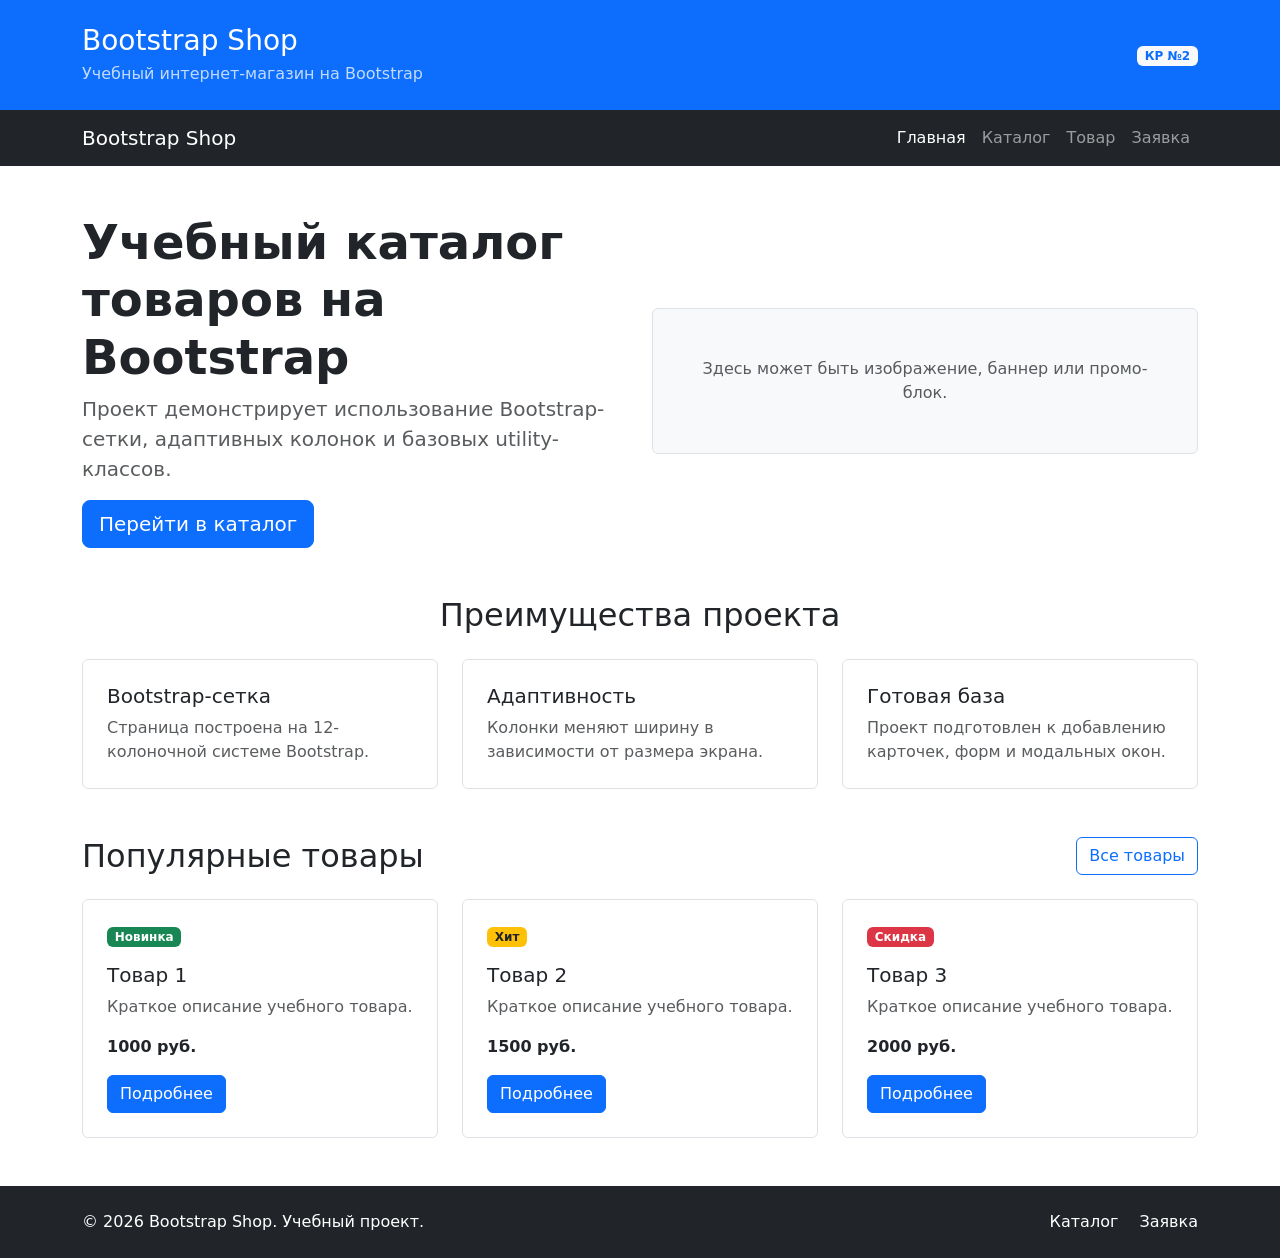
<file: index.html>
<!DOCTYPE html>
<html lang="ru">
<head>
    <meta charset="UTF-8">
    <meta name="viewport" content="width=device-width, initial-scale=1.0">
    <link
        href="https://cdn.jsdelivr.net/npm/bootstrap@5.3.3/dist/css/bootstrap.min.css"
        rel="stylesheet"
    >
    <link rel="stylesheet" href="css/custom.css">
    <title>Главная — Bootstrap Shop</title>
</head>
<body>
    <header class="bg-primary text-white py-4">
        <div class="container">
            <div class="row align-items-center">
            <div class="col-12 col-md-8">
                <h1 class="h3 mb-1">Bootstrap Shop</h1>
                <p class="mb-0 opacity-75">
                Учебный интернет-магазин на Bootstrap
                </p>
            </div>

            <div class="col-12 col-md-4 text-md-end mt-3 mt-md-0">
                <span class="badge bg-light text-primary">
                КР №2
                </span>
            </div>
            </div>
        </div>
    </header>
    <nav class="navbar navbar-expand-lg navbar-dark bg-dark">
        <div class="container">
            <a class="navbar-brand" href="index.html">Bootstrap Shop</a>

            <button
                class="navbar-toggler"
                type="button"
                data-bs-toggle="collapse"
                data-bs-target="#mainNavbar"
                aria-controls="mainNavbar"
                aria-expanded="false"
                aria-label="Переключить навигацию"
            >
                <span class="navbar-toggler-icon"></span>
            </button>

            <div class="collapse navbar-collapse" id="mainNavbar">
                <ul class="navbar-nav ms-auto">
                    <li class="nav-item">
                        <a class="nav-link active" aria-current="page" href="index.html">
                            Главная
                        </a>
                    </li>
                    <li class="nav-item">
                        <a class="nav-link" href="catalog.html">Каталог</a>
                    </li>
                    <li class="nav-item">
                        <a class="nav-link" href="product.html">Товар</a>
                    </li>
                    <li class="nav-item">
                        <a class="nav-link" href="order.html">Заявка</a>
                    </li>
                </ul>
            </div>
        </div>
    </nav>

    <main>
        <section class="container my-5">
            <div class="row align-items-center g-4">
                <div class="col-12 col-lg-6">
                    <h2 class="display-5 fw-bold">
                        Учебный каталог товаров на Bootstrap
                    </h2>
                    <p class="lead text-muted">
                        Проект демонстрирует использование Bootstrap-сетки,
                        адаптивных колонок и базовых utility-классов.
                    </p>
                    <a class="btn btn-primary btn-lg" href="catalog.html">
                        Перейти в каталог
                    </a>
                </div>

                <div class="col-12 col-lg-6">
                    <div class="p-5 bg-light border rounded text-center">
                        <p class="mb-0 text-muted">
                            Здесь может быть изображение, баннер или промо-блок.
                        </p>
                    </div>
                </div>
            </div>
        </section>

        <section class="container my-5">
            <h2 class="text-center mb-4">Преимущества проекта</h2>

                <div class="row g-4">
                    <div class="col-12 col-md-4">
                        <div class="p-4 border rounded h-100 bg-white">
                            <h3 class="h5">Bootstrap-сетка</h3>
                            <p class="mb-0 text-muted">
                                Страница построена на 12-колоночной системе Bootstrap.
                            </p>
                        </div>
                    </div>

                    <div class="col-12 col-md-4">
                        <div class="p-4 border rounded h-100 bg-white">
                            <h3 class="h5">Адаптивность</h3>
                            <p class="mb-0 text-muted">
                                Колонки меняют ширину в зависимости от размера экрана.
                            </p>
                        </div>
                    </div>

                    <div class="col-12 col-md-4">
                        <div class="p-4 border rounded h-100 bg-white">
                            <h3 class="h5">Готовая база</h3>
                            <p class="mb-0 text-muted">
                                Проект подготовлен к добавлению карточек, форм и модальных окон.
                            </p>
                        </div>
                    </div>
                </div>
        </section>

        <section class="container my-5">
            <div class="d-flex justify-content-between align-items-center mb-4">
                <h2 class="mb-0">Популярные товары</h2>
                <a class="btn btn-outline-primary" href="catalog.html">
                    Все товары
                </a>
            </div>

            <div class="row g-4">
                <div class="col-12 col-md-6 col-lg-4">
                    <div class="border rounded h-100 p-4">
                        <span class="badge bg-success mb-3">Новинка</span>
                        <h3 class="h5">Товар 1</h3>
                        <p class="text-muted">
                            Краткое описание учебного товара.
                        </p>
                        <p class="fw-bold mb-3">1000 руб.</p>
                        <a class="btn btn-primary" href="product.html">
                            Подробнее
                        </a>
                    </div>
                </div>

                <div class="col-12 col-md-6 col-lg-4">
                    <div class="border rounded h-100 p-4">
                        <span class="badge bg-warning text-dark mb-3">Хит</span>
                        <h3 class="h5">Товар 2</h3>
                        <p class="text-muted">
                            Краткое описание учебного товара.
                        </p>
                        <p class="fw-bold mb-3">1500 руб.</p>
                        <a class="btn btn-primary" href="product.html">
                            Подробнее
                        </a>
                    </div>
                </div>

                <div class="col-12 col-md-6 col-lg-4">
                    <div class="border rounded h-100 p-4">
                        <span class="badge bg-danger mb-3">Скидка</span>
                        <h3 class="h5">Товар 3</h3>
                        <p class="text-muted">
                            Краткое описание учебного товара.
                        </p>
                        <p class="fw-bold mb-3">2000 руб.</p>
                        <a class="btn btn-primary" href="product.html">
                            Подробнее
                        </a>
                    </div>
                </div>
            </div>
        </section>

    </main>

    <footer class="bg-dark text-white py-4 mt-5">
        <div class="container">
            <div class="row align-items-center g-3">
            <div class="col-12 col-md-6">
                <p class="mb-0">
                    &copy; 2026 Bootstrap Shop. Учебный проект.
                </p>
            </div>

            <div class="col-12 col-md-6 text-md-end">
                <a class="text-white text-decoration-none me-3" href="catalog.html">
                    Каталог
                </a>
                <a class="text-white text-decoration-none" href="order.html">
                    Заявка
                </a>
            </div>
            </div>
        </div>
    </footer>


    <script
        src="https://cdn.jsdelivr.net/npm/bootstrap@5.3.3/dist/js/bootstrap.bundle.min.js">
    </script>
</body>
</html>
</file>
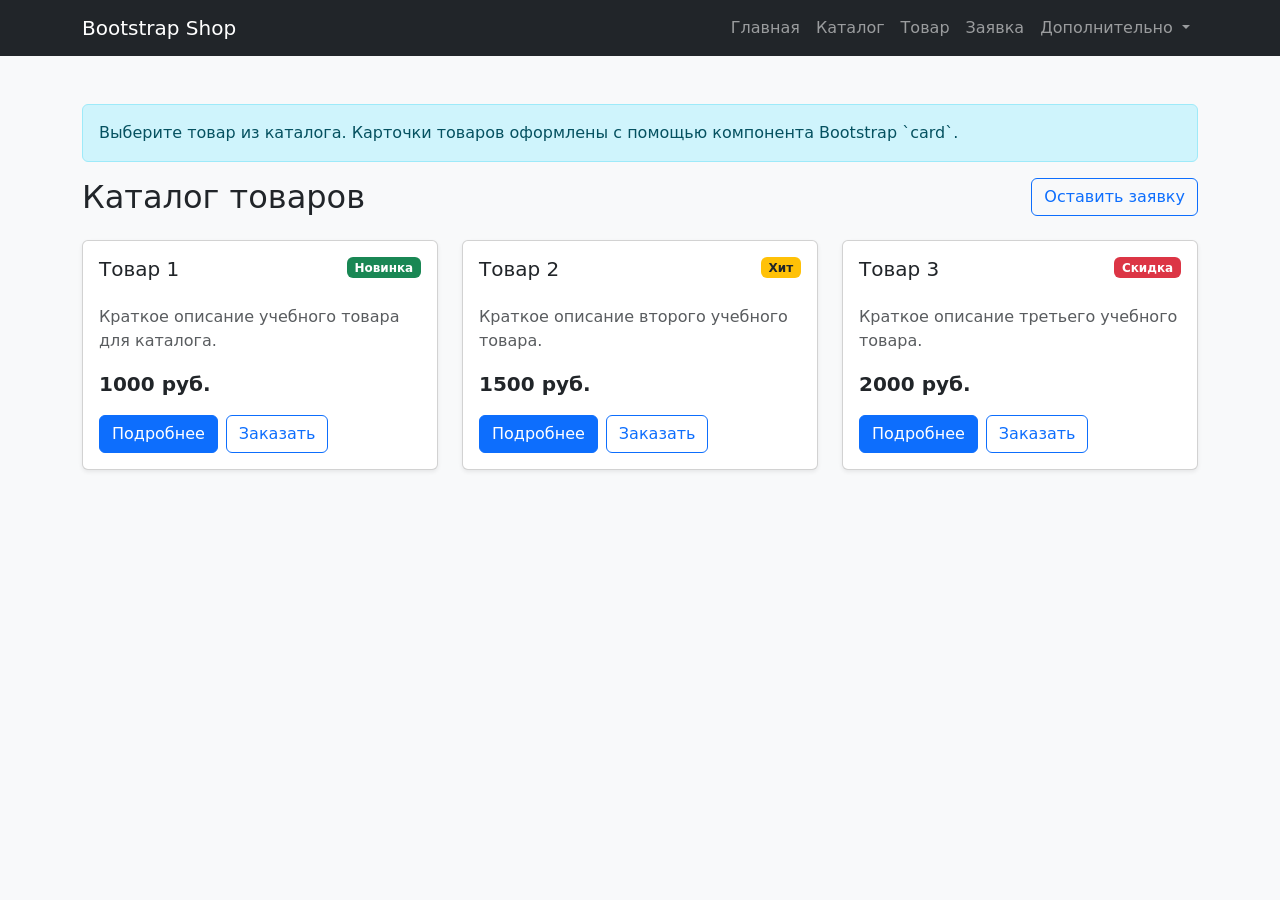
<file: catalog.html>
<!DOCTYPE html>
<html lang="ru">
<head>
    <meta charset="UTF-8">
    <meta name="viewport" content="width=device-width, initial-scale=1.0">
    <title>Каталог — Bootstrap Shop</title>

    <link
        href="https://cdn.jsdelivr.net/npm/bootstrap@5.3.8/dist/css/bootstrap.min.css"
        rel="stylesheet"
    >
    <link rel="stylesheet" href="css/custom.css">
</head>
<body class="bg-light">
    
    <nav class="navbar navbar-expand-lg navbar-dark bg-dark">
        <div class="container">
            <a class="navbar-brand" href="index.html">Bootstrap Shop</a>

            <button
                class="navbar-toggler"
                type="button"
                data-bs-toggle="collapse"
                data-bs-target="#mainNavbar"
                aria-controls="mainNavbar"
                aria-expanded="false"
                aria-label="Переключить навигацию"
            >
                <span class="navbar-toggler-icon"></span>
            </button>

            <div class="collapse navbar-collapse" id="mainNavbar">
                <ul class="navbar-nav ms-auto">
                    <li class="nav-item">
                        <a class="nav-link" href="index.html">Главная</a>
                    </li>

                    <li class="nav-item">
                        <a class="nav-link" href="catalog.html">Каталог</a>
                    </li>

                    <li class="nav-item">
                        <a class="nav-link" href="product.html">Товар</a>
                    </li>

                    <li class="nav-item">
                        <a class="nav-link" href="order.html">Заявка</a>
                    </li>

                    <li class="nav-item dropdown">
                        <a
                            class="nav-link dropdown-toggle"
                            href="#"
                            role="button"
                            data-bs-toggle="dropdown"
                            aria-expanded="false"
                        >
                            Дополнительно
                        </a>
                        <ul class="dropdown-menu">
                            <li><a class="dropdown-item" href="catalog.html">Все товары</a></li>
                            <li><a class="dropdown-item" href="order.html">Оформить заявку</a></li>
                            <li><a class="dropdown-item" href="index.html#popular">Популярное</a></li>
                        </ul>
                    </li>
                </ul>
            </div>
        </div>
    </nav>


    <main class="container my-5">
        <div class="alert alert-info" role="alert">
        Выберите товар из каталога. Карточки товаров оформлены с помощью компонента Bootstrap `card`.
        </div>

        <div class="d-flex justify-content-between align-items-center mb-4">
        <h1 class="h2 mb-0">Каталог товаров</h1>
        <a class="btn btn-outline-primary" href="order.html">
            Оставить заявку
        </a>
        </div>

        <div class="row g-4">
            <div class="col-12 col-md-6 col-lg-4">
                <div class="card h-100 shadow-sm">
                    <div class="card-body d-flex flex-column">
                        <div class="d-flex justify-content-between align-items-start mb-3">
                            <h2 class="card-title h5">Товар 1</h2>
                            <span class="badge bg-success">Новинка</span>
                        </div>

                        <p class="card-text text-muted">
                            Краткое описание учебного товара для каталога.
                        </p>

                        <p class="fw-bold fs-5 mt-auto">1000 руб.</p>

                        <div class="d-flex gap-2">
                            <a class="btn btn-primary" href="product.html">Подробнее</a>
                            <button
                            class="btn btn-outline-primary"
                            type="button"
                            data-bs-toggle="modal"
                            data-bs-target="#orderModal"
                            >
                            Заказать
                            </button>
                        </div>
                    </div>
                </div>
            </div>

            <div class="col-12 col-md-6 col-lg-4">
                <div class="card h-100 shadow-sm">
                    <div class="card-body d-flex flex-column">
                    <div class="d-flex justify-content-between align-items-start mb-3">
                        <h2 class="card-title h5">Товар 2</h2>
                        <span class="badge bg-warning text-dark">Хит</span>
                    </div>

                    <p class="card-text text-muted">
                        Краткое описание второго учебного товара.
                    </p>

                    <p class="fw-bold fs-5 mt-auto">1500 руб.</p>

                    <div class="d-flex gap-2">
                        <a class="btn btn-primary" href="product.html">Подробнее</a>
                        <button
                        class="btn btn-outline-primary"
                        type="button"
                        data-bs-toggle="modal"
                        data-bs-target="#orderModal"
                        >
                        Заказать
                        </button>
                    </div>
                    </div>
                </div>
            </div>

            <div class="col-12 col-md-6 col-lg-4">
                <div class="card h-100 shadow-sm">
                    <div class="card-body d-flex flex-column">
                        <div class="d-flex justify-content-between align-items-start mb-3">
                            <h2 class="card-title h5">Товар 3</h2>
                            <span class="badge bg-danger">Скидка</span>
                        </div>

                        <p class="card-text text-muted">
                            Краткое описание третьего учебного товара.
                        </p>

                        <p class="fw-bold fs-5 mt-auto">2000 руб.</p>

                        <div class="d-flex gap-2">
                            <a class="btn btn-primary" href="product.html">Подробнее</a>
                            <button
                                class="btn btn-outline-primary"
                                type="button"
                                data-bs-toggle="modal"
                                data-bs-target="#orderModal"
                            >
                                Заказать
                            </button>
                        </div>
                    </div>
                </div>
            </div>

        </div>
    </main>

    <div 
    class="modal fade" 
    id="orderModal" 
    tabindex="-1" 
    aria-labelledby="orderModalLabel" 
    aria-hidden="true"
    >
        <div class="modal-dialog">
            <div class="modal-content">
                <div class="modal-header">
                    <h2 class="modal-title h5" id="orderModalLabel">
                        Быстрая заявка
                    </h2>
                    <button
                        type="button"
                        class="btn-close"
                        data-bs-dismiss="modal"
                        aria-label="Закрыть"
                    ></button>
                </div>

                <div class="modal-body">
                    <p class="text-muted">
                        Оставьте контактные данные, и менеджер свяжется с вами.
                    </p>

                    <form>
                        <div class="mb-3">
                            <label for="modal-name" class="form-label">Имя</label>
                            <input id="modal-name" type="text" class="form-control" required>
                        </div>

                        <div class="mb-3">
                            <label for="modal-phone" class="form-label">Телефон</label>
                            <input id="modal-phone" type="tel" class="form-control" required>
                        </div>

                        <div class="form-check mb-3">
                            <input id="modal-agree" class="form-check-input" type="checkbox" required>
                            <label class="form-check-label" for="modal-agree">
                                Согласен на обработку данных
                            </label>
                        </div>
                    </form>
                </div>

                <div class="modal-footer">
                    <button type="button" class="btn btn-secondary" data-bs-dismiss="modal">
                        Закрыть
                    </button>
                    <button type="button" class="btn btn-primary">
                        Отправить
                    </button>
                </div>
            </div>
        </div>
    </div>


    <script
        src="https://cdn.jsdelivr.net/npm/bootstrap@5.3.8/dist/js/bootstrap.bundle.min.js">
    </script>
</body>
</html>
</file>
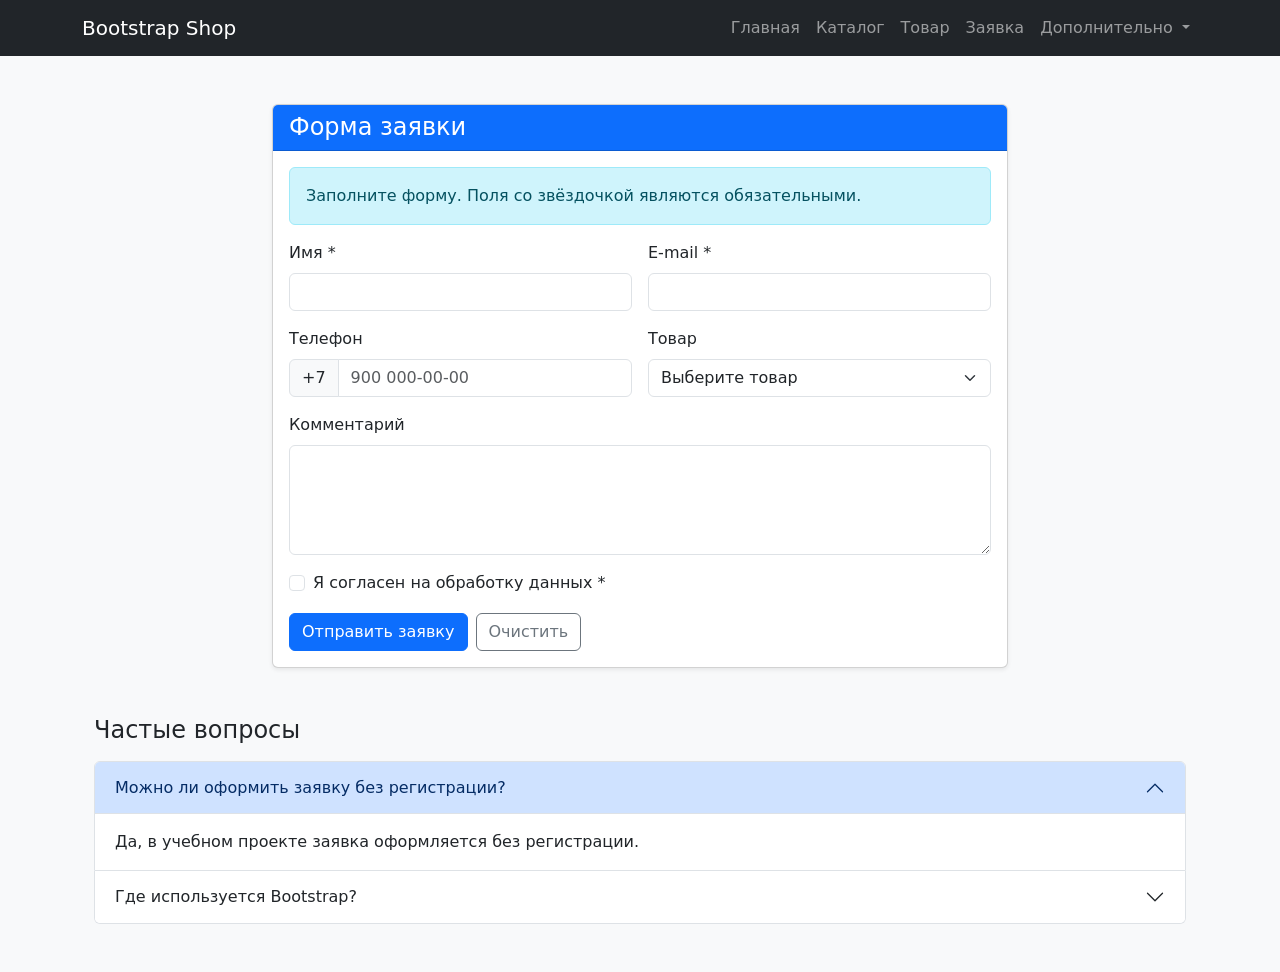
<file: order.html>
<!DOCTYPE html>
<html lang="ru">
<head>
    <meta charset="UTF-8">
    <meta name="viewport" content="width=device-width, initial-scale=1.0">
    <title>Каталог — Bootstrap Shop</title>

    <link
        href="https://cdn.jsdelivr.net/npm/bootstrap@5.3.8/dist/css/bootstrap.min.css"
        rel="stylesheet"
    > 
    <link rel="stylesheet" href="css/custom.css">
</head>
<body class="bg-light">

    <nav class="navbar navbar-expand-lg navbar-dark bg-dark">
        <div class="container">
            <a class="navbar-brand" href="index.html">Bootstrap Shop</a>

            <button
                class="navbar-toggler"
                type="button"
                data-bs-toggle="collapse"
                data-bs-target="#mainNavbar"
                aria-controls="mainNavbar"
                aria-expanded="false"
                aria-label="Переключить навигацию"
            >
                <span class="navbar-toggler-icon"></span>
            </button>

            <div class="collapse navbar-collapse" id="mainNavbar">
                <ul class="navbar-nav ms-auto">
                    <li class="nav-item">
                        <a class="nav-link" href="index.html">Главная</a>
                    </li>

                    <li class="nav-item">
                        <a class="nav-link" href="catalog.html">Каталог</a>
                    </li>

                    <li class="nav-item">
                        <a class="nav-link" href="product.html">Товар</a>
                    </li>

                    <li class="nav-item">
                        <a class="nav-link" href="order.html">Заявка</a>
                    </li>

                    <li class="nav-item dropdown">
                        <a
                            class="nav-link dropdown-toggle"
                            href="#"
                            role="button"
                            data-bs-toggle="dropdown"
                            aria-expanded="false"
                        >
                            Дополнительно
                        </a>
                        <ul class="dropdown-menu">
                            <li><a class="dropdown-item" href="catalog.html">Все товары</a></li>
                            <li><a class="dropdown-item" href="order.html">Оформить заявку</a></li>
                            <li><a class="dropdown-item" href="index.html#popular">Популярное</a></li>
                        </ul>
                    </li>
                </ul>
            </div>
        </div>
    </nav>

    <main class="container my-5">
        <div class="row justify-content-center">
            <div class="col-12 col-lg-8">
                <div class="card shadow-sm">
                    <div class="card-header bg-primary text-white">
                        <h1 class="h4 mb-0">Форма заявки</h1>
                    </div>

                    <div class="card-body">
                        <div class="alert alert-info" role="alert">
                            Заполните форму. Поля со звёздочкой являются обязательными.
                        </div>

                        <form>
                            <div class="row g-3">
                                <div class="col-12 col-md-6">
                                    <label for="order-name" class="form-label">Имя *</label>
                                    <input id="order-name" name="name" type="text" class="form-control" required>
                                </div>

                                <div class="col-12 col-md-6">
                                    <label for="order-email" class="form-label">E-mail *</label>
                                    <input id="order-email" name="email" type="email" class="form-control" required>
                                </div>

                                <div class="col-12 col-md-6">
                                    <label for="order-phone" class="form-label">Телефон</label>
                                    <div class="input-group">
                                    <span class="input-group-text">+7</span>
                                    <input id="order-phone" name="phone" type="tel" class="form-control" placeholder="900 000-00-00">
                                    </div>
                                </div>

                                <div class="col-12 col-md-6">
                                    <label for="order-product" class="form-label">Товар</label>
                                    <select id="order-product" name="product" class="form-select">
                                    <option selected>Выберите товар</option>
                                    <option value="product-1">Товар 1</option>
                                    <option value="product-2">Товар 2</option>
                                    <option value="product-3">Товар 3</option>
                                    </select>
                                </div>

                                <div class="col-12">
                                    <label for="order-comment" class="form-label">Комментарий</label>
                                    <textarea id="order-comment" name="comment" class="form-control" rows="4"></textarea>
                                </div>

                                <div class="col-12">
                                    <div class="form-check">
                                        <input id="order-agree" class="form-check-input" type="checkbox" required>
                                        <label class="form-check-label" for="order-agree">
                                            Я согласен на обработку данных *
                                        </label>
                                    </div>
                                </div>

                                <div class="col-12 d-flex gap-2">
                                    <button class="btn btn-primary" type="submit">
                                        Отправить заявку
                                    </button>
                                    <button class="btn btn-outline-secondary" type="reset">
                                        Очистить
                                    </button>
                                </div>
                            </div>
                        </form>
                    </div>
                </div>
            </div>
        </div>

        <section class="container my-5">
        <h2 class="h4 mb-3">Частые вопросы</h2>

        <div class="accordion" id="faqAccordion">
            <div class="accordion-item">
                <h3 class="accordion-header">
                    <button
                        class="accordion-button"
                        type="button"
                        data-bs-toggle="collapse"
                        data-bs-target="#faqOne"
                        aria-expanded="true"
                        aria-controls="faqOne"
                    >
                        Можно ли оформить заявку без регистрации?
                    </button>
                </h3>
                <div
                    id="faqOne"
                    class="accordion-collapse collapse show"
                    data-bs-parent="#faqAccordion"
                >
                    <div class="accordion-body">
                        Да, в учебном проекте заявка оформляется без регистрации.
                    </div>
                </div>
            </div>

            <div class="accordion-item">
                <h3 class="accordion-header">
                    <button
                        class="accordion-button collapsed"
                        type="button"
                        data-bs-toggle="collapse"
                        data-bs-target="#faqTwo"
                        aria-expanded="false"
                        aria-controls="faqTwo"
                    >
                        Где используется Bootstrap?
                    </button>
                </h3>
                <div
                    id="faqTwo"
                    class="accordion-collapse collapse"
                    data-bs-parent="#faqAccordion"
                >
                    <div class="accordion-body">
                        Bootstrap используется для сетки, карточек, форм, навигации, сообщений и модальных окон.
                    </div>
                </div>
            </div>
        </div>
    </section>
    </main>


    <script
        src="https://cdn.jsdelivr.net/npm/bootstrap@5.3.8/dist/js/bootstrap.bundle.min.js">
    </script>
</body>
</html>
</file>
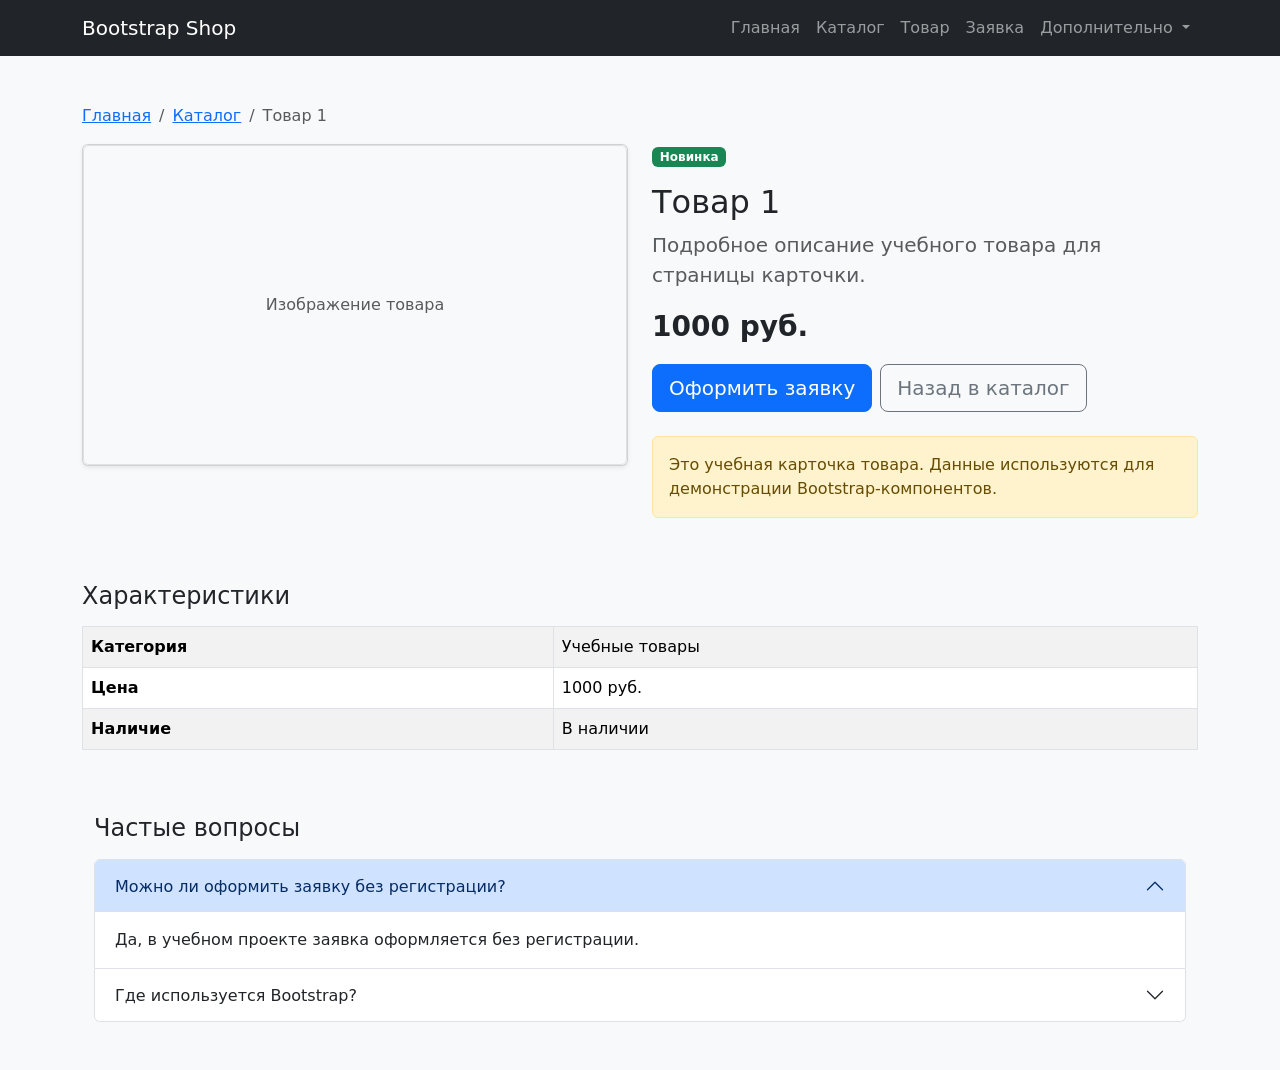
<file: product.html>
<!DOCTYPE html>
<html lang="ru">
<head>
    <meta charset="UTF-8">
    <meta name="viewport" content="width=device-width, initial-scale=1.0">
    <title>Каталог — Bootstrap Shop</title>

    <link
        href="https://cdn.jsdelivr.net/npm/bootstrap@5.3.8/dist/css/bootstrap.min.css"
        rel="stylesheet"
    > 
    <link rel="stylesheet" href="css/custom.css">
</head>
<body class="bg-light">

    <nav class="navbar navbar-expand-lg navbar-dark bg-dark">
        <div class="container">
            <a class="navbar-brand" href="index.html">Bootstrap Shop</a>

            <button
                class="navbar-toggler"
                type="button"
                data-bs-toggle="collapse"
                data-bs-target="#mainNavbar"
                aria-controls="mainNavbar"
                aria-expanded="false"
                aria-label="Переключить навигацию"
            >
                <span class="navbar-toggler-icon"></span>
            </button>

            <div class="collapse navbar-collapse" id="mainNavbar">
                <ul class="navbar-nav ms-auto">
                    <li class="nav-item">
                        <a class="nav-link" href="index.html">Главная</a>
                    </li>

                    <li class="nav-item">
                        <a class="nav-link" href="catalog.html">Каталог</a>
                    </li>

                    <li class="nav-item">
                        <a class="nav-link" href="product.html">Товар</a>
                    </li>

                    <li class="nav-item">
                        <a class="nav-link" href="order.html">Заявка</a>
                    </li>

                    <li class="nav-item dropdown">
                        <a
                            class="nav-link dropdown-toggle"
                            href="#"
                            role="button"
                            data-bs-toggle="dropdown"
                            aria-expanded="false"
                        >
                            Дополнительно
                        </a>
                        <ul class="dropdown-menu">
                            <li><a class="dropdown-item" href="catalog.html">Все товары</a></li>
                            <li><a class="dropdown-item" href="order.html">Оформить заявку</a></li>
                            <li><a class="dropdown-item" href="index.html#popular">Популярное</a></li>
                        </ul>
                    </li>
                </ul>
            </div>
        </div>
    </nav>

    <main class="container my-5">
        <nav aria-label="breadcrumb">
            <ol class="breadcrumb">
                <li class="breadcrumb-item"><a href="index.html">Главная</a></li>
                <li class="breadcrumb-item"><a href="catalog.html">Каталог</a></li>
                <li class="breadcrumb-item active" aria-current="page">Товар 1</li>
            </ol>
        </nav>

        <div class="row g-4">
            <div class="col-12 col-lg-6">
                <div class="card shadow-sm">
                    <div class="placeholder-image bg-light border rounded d-flex align-items-center justify-content-center">
                        <span class="text-muted">Изображение товара</span>
                    </div>
                </div>
            </div>

            <div class="col-12 col-lg-6">
                <span class="badge bg-success mb-3">Новинка</span>
                <h1 class="h2">Товар 1</h1>
                <p class="lead text-muted">
                    Подробное описание учебного товара для страницы карточки.
                </p>

                <p class="fs-3 fw-bold">1000 руб.</p>

                <div class="d-flex gap-2 mb-4">
                    <a class="btn btn-primary btn-lg" href="order.html">
                        Оформить заявку
                    </a>
                    <a class="btn btn-outline-secondary btn-lg" href="catalog.html">
                        Назад в каталог
                    </a>
                </div>

                <div class="alert alert-warning" role="alert">
                    Это учебная карточка товара. Данные используются для демонстрации Bootstrap-компонентов.
                </div>
            </div>
        </div>

    <section class="mt-5">
        <h2 class="h4 mb-3">Характеристики</h2>

        <div class="table-responsive">
            <table class="table table-striped table-bordered align-middle">
                <tbody>
                <tr>
                    <th scope="row">Категория</th>
                    <td>Учебные товары</td>
                </tr>
                <tr>
                    <th scope="row">Цена</th>
                    <td>1000 руб.</td>
                </tr>
                <tr>
                    <th scope="row">Наличие</th>
                    <td>В наличии</td>
                </tr>
                </tbody>
            </table>
        </div>
    </section>

    <section class="container my-5">
        <h2 class="h4 mb-3">Частые вопросы</h2>

        <div class="accordion" id="faqAccordion">
            <div class="accordion-item">
                <h3 class="accordion-header">
                    <button
                        class="accordion-button"
                        type="button"
                        data-bs-toggle="collapse"
                        data-bs-target="#faqOne"
                        aria-expanded="true"
                        aria-controls="faqOne"
                    >
                        Можно ли оформить заявку без регистрации?
                    </button>
                </h3>
                <div
                    id="faqOne"
                    class="accordion-collapse collapse show"
                    data-bs-parent="#faqAccordion"
                >
                    <div class="accordion-body">
                        Да, в учебном проекте заявка оформляется без регистрации.
                    </div>
                </div>
            </div>

            <div class="accordion-item">
                <h3 class="accordion-header">
                    <button
                        class="accordion-button collapsed"
                        type="button"
                        data-bs-toggle="collapse"
                        data-bs-target="#faqTwo"
                        aria-expanded="false"
                        aria-controls="faqTwo"
                    >
                        Где используется Bootstrap?
                    </button>
                </h3>
                <div
                    id="faqTwo"
                    class="accordion-collapse collapse"
                    data-bs-parent="#faqAccordion"
                >
                    <div class="accordion-body">
                        Bootstrap используется для сетки, карточек, форм, навигации, сообщений и модальных окон.
                    </div>
                </div>
            </div>
        </div>
    </section>

    </main>

    <script
        src="https://cdn.jsdelivr.net/npm/bootstrap@5.3.8/dist/js/bootstrap.bundle.min.js">
    </script>
</body>
</html>
</file>
<file: css/custom.css>
body {
  min-height: 100vh;
}

.placeholder-box {
  min-height: 240px;
}

.placeholder-image {
  min-height: 320px;
}

.card-img-top {
  height: 180px;
  object-fit: cover;
}
</file>
